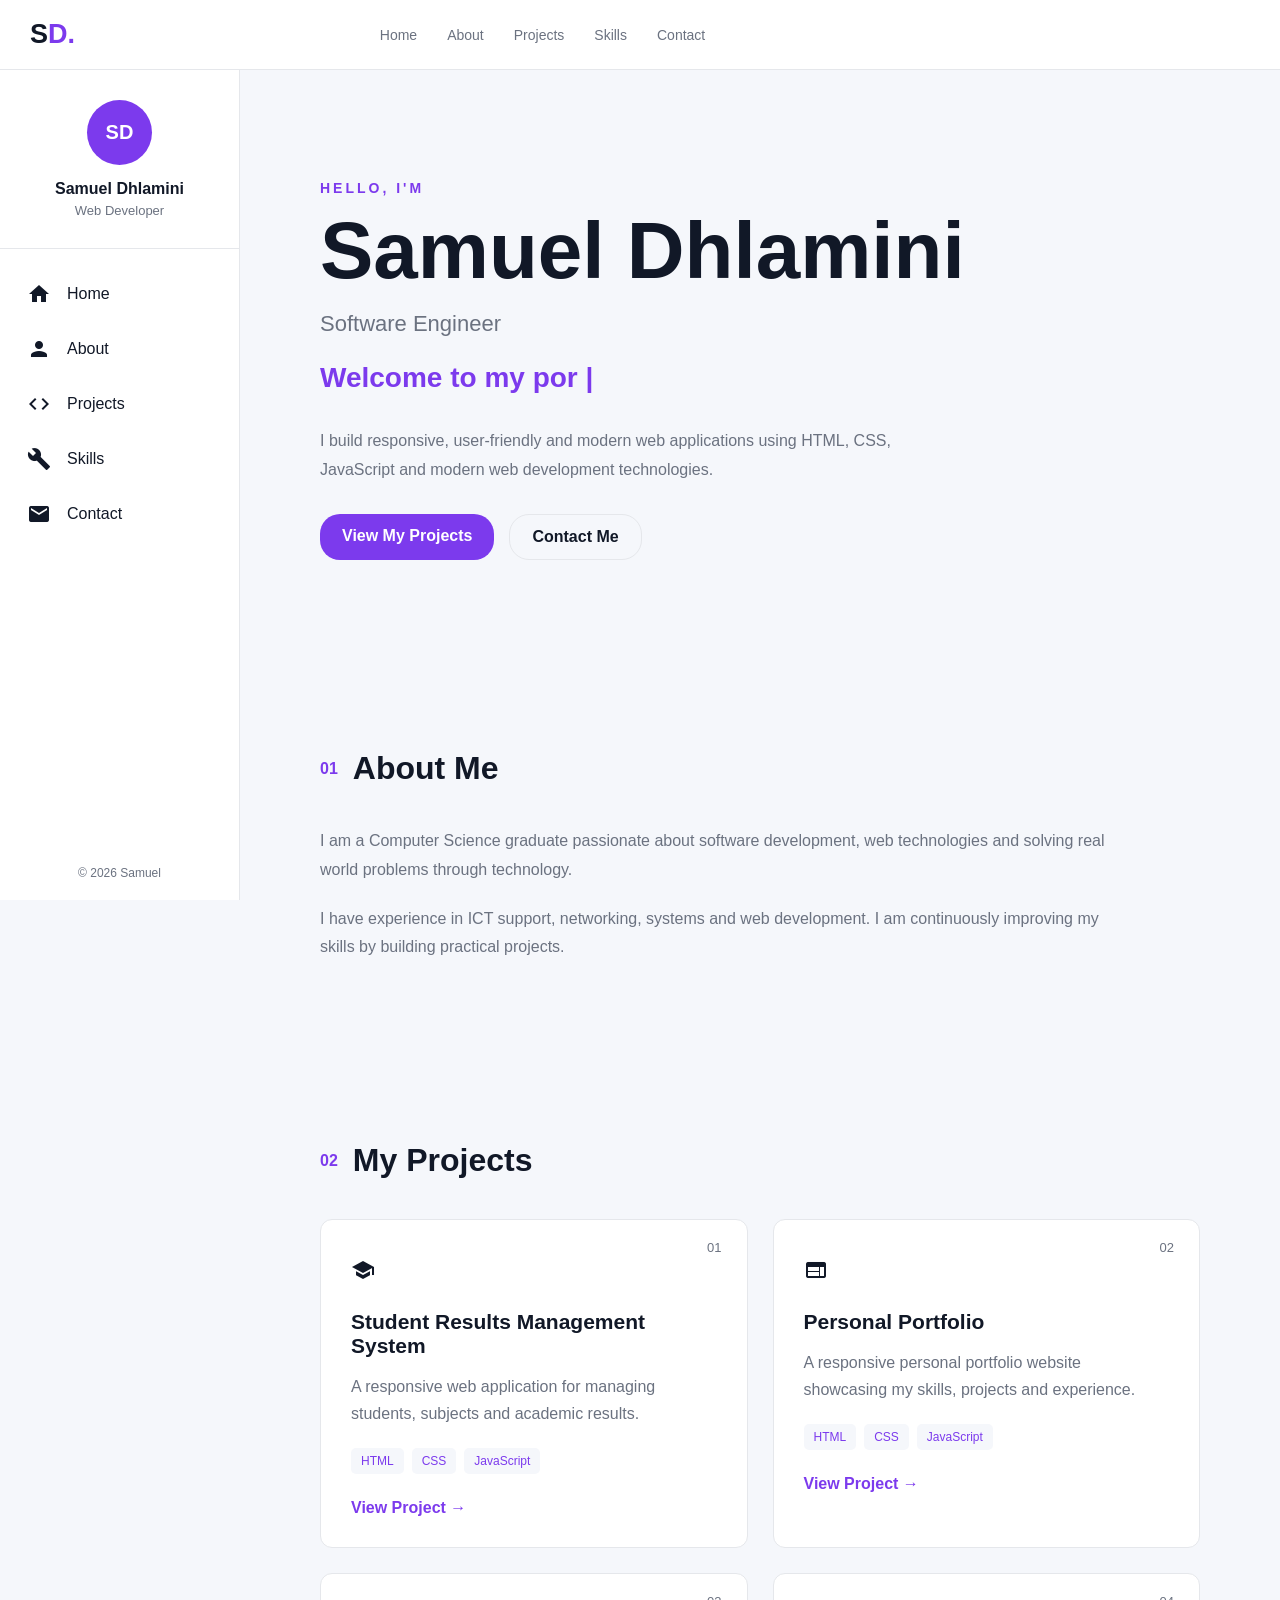
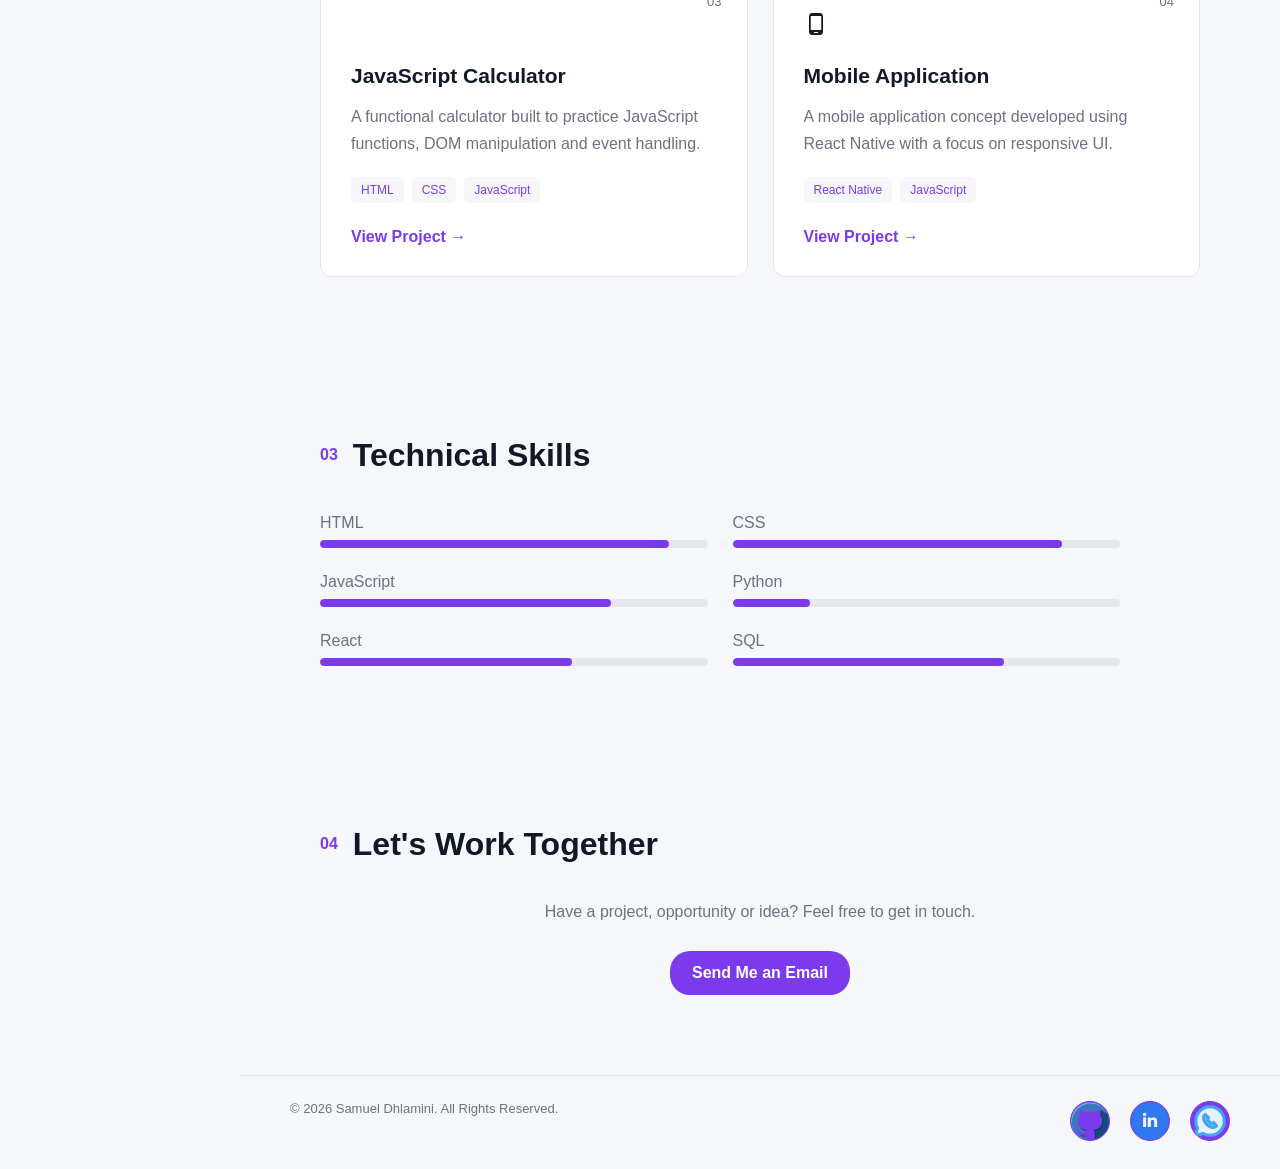
<file: index.html>
<!DOCTYPE html>
<html lang="en">
<head>
    <meta charset="UTF-8">
    <meta name="viewport" content="width=device-width, initial-scale=1.0">
    <title>Samuel Dhlamini | Portfolio</title>
    <link rel="stylesheet" href="style.css">
    <link href="https://fonts.googleapis.com/icon?family=Material+Icons" rel="stylesheet">
</head>

<body>
    <!-- ================= TOP NAVIGATION ================= -->
    <header class="top-nav">
        <div class="logo">
            <a href="#">S<span>D</span></span><span>.</span></a>
        </div>
        <!-- Mobile menu button -->
        <button class="menu-btn" id="menuBtn">
            <span class="material-icons">menu</span>
        </button>
        <nav class="top-links">
            <a href="#home">Home</a>
            <a href="#about">About</a>
            <a href="#projects">Projects</a>
            <a href="#skills">Skills</a>
            <a href="#contact">Contact</a>
        </nav>

        <!-- Theme toggle -->
        <button class="theme-toggle" id="themeToggle">
            <span class="material-icons">light_mode</span>
        </button>

    </header>


    <!-- ================= SIDEBAR ================= -->

    <aside class="sidebar" id="sidebar">

        <div class="sidebar-profile">

            <div class="profile-circle">
                SD
            </div>

            <h3>Samuel Dhlamini</h3>

            <p>Web Developer</p>

        </div>


        <nav class="sidebar-menu">

            <a href="#home">
                <span class="material-icons">home</span>
                <span>Home</span>
            </a>

            <a href="#about">
                <span class="material-icons">person</span>
                <span>About</span>
            </a>

            <a href="#projects">
                <span class="material-icons">code</span>
                <span>Projects</span>
            </a>

            <a href="#skills">
                <span class="material-icons">build</span>
                <span>Skills</span>
            </a>

            <a href="#contact">
                <span class="material-icons">email</span>
                <span>Contact</span>
            </a>

        </nav>


        <div class="sidebar-bottom">

            <p>© 2026 Samuel</p>

        </div>

    </aside>


    <!-- ================= MAIN ================= -->

    <main class="main-content">


        <!-- HERO -->

        <section class="hero" id="home">

            <div class="hero-content">

                <p class="small-text">
                    HELLO, I'M
                </p>

                <h1>
                    Samuel Dhlamini
                </h1>

                <h2>
                    Software Engineer
                </h2>


                <!-- Animated text -->

                <div class="typing-container">

                    <span id="typingText"></span>
                    <span class="cursor">|</span>

                </div>


                <p class="hero-description">

                    I build responsive, user-friendly and modern
                    web applications using HTML, CSS, JavaScript
                    and modern web development technologies.

                </p>


                <div class="hero-buttons">

                    <a href="#projects" class="btn primary-btn">
                        View My Projects
                    </a>

                    <a href="#contact" class="btn secondary-btn">
                        Contact Me
                    </a>

                </div>

            </div>

        </section>



        <!-- ABOUT -->

        <section class="section" id="about">

            <div class="section-title">

                <span>01</span>

                <h2>About Me</h2>

            </div>

            <div class="about-content">

                <p>
                    I am a Computer Science graduate passionate about
                    software development, web technologies and solving
                    real world problems through technology.
                </p>

                <p>
                    I have experience in ICT support, networking,
                    systems and web development. I am continuously
                    improving my skills by building practical projects.
                </p>

            </div>

        </section>



        <!-- PROJECTS -->

        <section class="section" id="projects">

            <div class="section-title">

                <span>02</span>

                <h2>My Projects</h2>

            </div>


            <div class="projects-grid">


                <!-- PROJECT 1 -->

                <article class="project-card">

                    <div class="project-number">
                        01
                    </div>

                    <div class="project-icon">
                        <span class="material-icons">school</span>
                    </div>

                    <h3>
                        Student Results Management System
                    </h3>

                    <p>
                        A responsive web application for managing
                        students, subjects and academic results.
                    </p>

                    <div class="technologies">

                        <span>HTML</span>
                        <span>CSS</span>
                        <span>JavaScript</span>

                    </div>

                    <a href="https://romsd.github.io/Sam-High/" class="project-link">
                        View Project →
                    </a>

                </article>



                <!-- PROJECT 2 -->

                <article class="project-card">

                    <div class="project-number">
                        02
                    </div>

                    <div class="project-icon">
                        <span class="material-icons">web</span>
                    </div>

                    <h3>
                        Personal Portfolio
                    </h3>

                    <p>
                        A responsive personal portfolio website
                        showcasing my skills, projects and experience.
                    </p>

                    <div class="technologies">

                        <span>HTML</span>
                        <span>CSS</span>
                        <span>JavaScript</span>

                    </div>

                    <a href="#" class="project-link">
                        View Project →
                    </a>

                </article>



                <!-- PROJECT 3 -->

                <article class="project-card">

                    <div class="project-number">
                        03
                    </div>

                    <div class="project-icon">
                        <span class="material-icons">calculate</span>
                    </div>

                    <h3>
                        JavaScript Calculator
                    </h3>

                    <p>
                        A functional calculator built to practice
                        JavaScript functions, DOM manipulation and
                        event handling.
                    </p>

                    <div class="technologies">

                        <span>HTML</span>
                        <span>CSS</span>
                        <span>JavaScript</span>

                    </div>

                    <a href="#" class="project-link">
                        View Project →
                    </a>

                </article>



                <!-- PROJECT 4 -->

                <article class="project-card">

                    <div class="project-number">
                        04
                    </div>

                    <div class="project-icon">
                        <span class="material-icons">phone_android</span>
                    </div>

                    <h3>
                        Mobile Application
                    </h3>

                    <p>
                        A mobile application concept developed using
                        React Native with a focus on responsive UI.
                    </p>

                    <div class="technologies">

                        <span>React Native</span>
                        <span>JavaScript</span>

                    </div>

                    <a href="#" class="project-link">
                        View Project →
                    </a>

                </article>


            </div>

        </section>



        <!-- SKILLS -->

        <section class="section" id="skills">

            <div class="section-title">

                <span>03</span>

                <h2>Technical Skills</h2>

            </div>


            <div class="skills-container">

                <div class="skill">
                    <span>HTML</span>
                    <div class="skill-bar">
                        <div class="skill-progress html"></div>
                    </div>
                </div>

                <div class="skill">
                    <span>CSS</span>
                    <div class="skill-bar">
                        <div class="skill-progress css"></div>
                    </div>
                </div>

                <div class="skill">
                    <span>JavaScript</span>
                    <div class="skill-bar">
                        <div class="skill-progress javascript"></div>
                    </div>
                </div>

                <div class="skill">
                    <span>Python</span>
                    <div class="skill-bar">
                        <div class="skill-progress python"></div>
                    </div>
                </div>

                <div class="skill">
                    <span>React</span>
                    <div class="skill-bar">
                        <div class="skill-progress react"></div>
                    </div>
                </div>

                <div class="skill">
                    <span>SQL</span>
                    <div class="skill-bar">
                        <div class="skill-progress sql"></div>
                    </div>
                </div>

            </div>

        </section>



        <!-- CONTACT -->

        <section class="section contact-section" id="contact">

            <div class="section-title">

                <span>04</span>

                <h2>Let's Work Together</h2>

            </div>

            <p>
                Have a project, opportunity or idea?
                Feel free to get in touch.
            </p>

            <a href="mailto:samueldhlamini2000@gmail.com"
               class="btn primary-btn">
                Send Me an Email
            </a>

        </section>


    </main>



    <!-- ================= FOOTER ================= -->

    <footer class="footer">

        <p>
            © 2026 Samuel Dhlamini. All Rights Reserved.
        </p>

        <div class="social-links">
            <a href="https://www.github.com/ROMSD/Samuel-Dhlamini">
                <img src="github.png" alt="Github">
            </a>
            <a href="https://www.linkedin.com/in/samdhlam10">
                <img src="linkedin.png" alt="LinkedIn">
            </a>
            <a href="https://wa.me/263773337892" target="_blank">
                <img src="chat.png" alt="WhatsApp">
            </a>
        

        </div>

    </footer>


    <script src="script.js"></script>

</body>
</html>
</file>
<file: style.css>
* {
    margin: 0;
    padding: 0;
    box-sizing: border-box;
}

html {
    scroll-behavior: smooth;
}

:root {

    --background: #f5f7fb;
    --surface: #ffffff;
    --text: #111827;
    --secondary-text: #6b7280;

    --primary: #7c3aed;
    --primary-dark: #5b21b6;

    --border: #e5e7eb;

    --sidebar-width: 240px;
    --nav-height: 70px;

}
body {
    font-family:
        Arial,
        Helvetica,
        sans-serif;

    background: var(--background);

    color: var(--text);

    transition:
        background 0.3s,
        color 0.3s;
    gap: 1em;
    min-height: 100vh;
}
img{
    width: 40px; 
    height: 40px;
    border: 1px solid  var(--primary);
    background-color: var(--primary);
    color: white;
    border-radius: 50%;
    transition: all 0.3s ease;
}
/* ================================
   DARK MODE
================================ */

body.dark {

    --background: #0f172a;
    --surface: #1e293b;
    --text: #f8fafc;
    --secondary-text: White;
    --border: #334155;

}

/* ================================
   TOP NAVIGATION
================================ */

.top-nav {

    height: var(--nav-height);
    position: fixed;
    top: 0;
    left: 0;
    right: 0;
    z-index: 1000;
    display: flex;
    align-items: center;
    justify-content: space-between;
    padding: 0 30px;
    background: var(--surface);
    border-bottom: 1px solid var(--border);

}


/* LOGO */

.logo a {
    text-decoration: none;
    color: var(--text);
    font-size: 27px;
    font-weight: 800;

}
.logo span {
    color: var(--primary);

}


/* TOP LINKS */

.top-links {
    display: flex;
    gap: 30px;

}

.top-links a {
    text-decoration: none;
    color: var(--secondary-text);
    font-size: 14px;
    transition: 0.3s;

}

.top-links a:hover {
    box-shadow: 0 0 20px #7c3aed, 0 0 40px  #7c3aed;
    transform: translateY(-2px);

}


/* THEME BUTTON */

.theme-toggle {
    border: none;
    background: transparent;
    font-size: 22px;
    cursor: pointer;
    color: var(--text);

}


/* MOBILE MENU BUTTON */

.menu-btn {
    display: none;
    border: none;
    background: transparent;
    color: var(--text);
    font-size: 27px;
    cursor: pointer;

}


/* ================================
   SIDEBAR
================================ */

.sidebar {
    position: fixed;
    left: 0;
    top: var(--nav-height);
    width: var(--sidebar-width);
    height: calc(100vh - var(--nav-height));
    background: var(--surface);
    border-right: 1px solid var(--border);
    z-index: 900;
    display: flex;
    flex-direction: column;
    transition: 0.3s ease;
   

}


/* PROFILE */

.sidebar-profile {
    text-align: center;
    padding: 30px 10px;
    border-bottom: 1px solid var(--border);

}


.profile-circle {
    width: 65px;
    height: 65px;
    margin: auto;
    display: flex;
    align-items: center;
    justify-content: center;
    border-radius: 50%;
    background: var(--primary);
    color: white;
    font-weight: bold;
    font-size: 20px;

}


.sidebar-profile h3 {
    margin-top: 15px;
    font-size: 16px;

}


.sidebar-profile p {
    margin-top: 5px;
    color: var(--secondary-text);
    font-size: 13px;

}


/* SIDEBAR LINKS */

.sidebar-menu {
    padding: 20px 12px;

}


.sidebar-menu a {
    display: flex;
    gap: 1rem;
    align-items: center;
    padding: 13px 15px;
    margin-bottom: 5px;
    text-decoration: none;
    color: var(--secondary-text);
    border-radius: 8px;
    transition: all 0.3s ease;
    color: var(--text);

    
}
.sidebar-menu a:hover {
    background: var(--primary);
    color: white;

}


.sidebar-bottom {
    margin-top: auto;
    padding: 20px;
    color: var(--secondary-text);
    font-size: 12px;
    text-align: center;

}


/* ================================
   MAIN
================================ */

.main-content {
    margin-left: var(--sidebar-width);
    padding-top: var(--nav-height);

}


/* ================================
   HERO
================================ */

.hero {
    min-height: 600px;
    display: flex;
    align-items: center;
    padding: 80px;

}
.hero-content {
    max-width: 750px;

}
.small-text {
    color: var(--primary);
    font-size: 14px;
    font-weight: bold;
    letter-spacing: 3px;
    margin-bottom: 15px;

}
.hero h1 {
    font-size: clamp(45px, 7vw, 80px);
    line-height: 1;
    margin-bottom: 20px;

}
.hero h2 {
    color: var(--secondary-text);
    font-size: 22px;
    font-weight: 400;
    margin-bottom: 25px;

}
/* TYPING TEXT */

.typing-container {
    min-height: 45px;
    font-size: 28px;
    font-weight: bold;
    color: var(--primary);
    margin-bottom: 20px;

}
.cursor {
    animation: blink 0.7s infinite;

}

@keyframes blink {

    0%, 50% {
        opacity: 1;
    }

    51%, 100% {
        opacity: 0;
    }

}
.hero-description {
    max-width: 600px;
    color: var(--secondary-text);
    line-height: 1.8;

}

/* BUTTONS */

.hero-buttons {
    margin-top: 30px;
    display: flex;
    gap: 15px;

}
.btn {
    display: inline-block;
    padding: 13px 22px;
    border-radius: 20px;
    text-decoration: none;
    font-weight: bold;
    transition: 0.3s;

}


.primary-btn {
    background: var(--primary);
    color: white;

}
.primary-btn:hover {
    box-shadow: 0 0 20px #fa850f, 0 0 40px #f7f3f3;
    transform: translateY(-2px);
}
.secondary-btn {
    border: 1px solid var(--border);
    color: var(--text);

}


.secondary-btn:hover {
    border-color: var(--primary);
    color: var(--primary);

}

/* ================================
   SECTIONS
================================ */

.section {
    padding: 80px;

}
.section-title {
    display: flex;
    align-items: center;
    gap: 15px;
    margin-bottom: 40px;

}
.section-title span {
    color: var(--primary);
    font-weight: bold;

}
.section-title h2 {
    font-size: 32px;

}

/* ABOUT */
.about-content {
    max-width: 800px;

}
.about-content p {
    color: var(--secondary-text);
    line-height: 1.8;
    margin-bottom: 20px;

}


/* ================================
   PROJECTS
================================ */

.projects-grid {
    display: grid;
    grid-template-columns:
        repeat(2, minmax(0, 1fr));

    gap: 25px;

}
.project-card {
    position: relative;
    background: var(--surface);
    border: 1px solid var(--border);
    border-radius: 12px;
    padding: 30px;
    transition: 0.3s;
    overflow: hidden;

}
.project-card:hover {
    transform: translateY(-7px);
    border-color: var(--primary);
    box-shadow:
        0 15px 35px rgba(0, 0, 0, 0.08);

}


.project-number {
    position: absolute;
    top: 20px;
    right: 25px;
    color: var(--secondary-text);
    font-size: 13px;

}
.project-icon {
    font-size: 35px;
    margin-bottom: 20px;

}
.project-card h3 {
    font-size: 21px;
    margin-bottom: 15px;

}


.project-card p {
    color: var(--secondary-text);
    line-height: 1.7;
    margin-bottom: 20px;

}


/* TECHNOLOGIES */

.technologies {
    display: flex;
    flex-wrap: wrap;
    gap: 8px;
    margin-bottom: 25px;

}
.technologies span {
    padding: 6px 10px;
    border-radius: 5px;
    background: var(--background);
    color: var(--primary);
    font-size: 12px;

}
.project-link {
    color: var(--primary);
    text-decoration: none;
    font-weight: bold;

}
/* ================================
   SKILLS
================================ */

.skills-container {
    max-width: 800px;
    display: grid;
    grid-template-columns: 1fr 1fr;
    gap: 25px;

}
.skill {
    color: var(--secondary-text);

}
.skill > span {
    display: block;
    margin-bottom: 8px;

}
.skill-bar {
    width: 100%;
    height: 8px;
    background: var(--border);
    border-radius: 10px;
    overflow: hidden;

}

.skill-progress {
    height: 100%;
    background: var(--primary);
    border-radius: 10px;

}

.html {
    width: 90%;
}

.css {
    width: 85%;
}

.javascript {
    width: 75%;
}

.python {
    width: 20%;
}

.react {
    width: 65%;
}

.sql {
    width: 70%;
}


/* ================================
   CONTACT
================================ */

.contact-section {
    text-align: center;

}
.contact-section p {
    color: var(--secondary-text);
    margin-bottom: 30px;

}


/* ================================
   FOOTER
================================ */
.footer {
    margin-left: var(--sidebar-width);
    padding: 25px 50px;
    border-top: 1px solid var(--border);
    display: flex;
    justify-content: space-between;
    color: var(--secondary-text);
    font-size: 13px;

}
.social-links {
    display: flex;
    gap: 20px;

}
.social-links a {
    text-decoration: none;
    color: var(--secondary-text);

}
.social-links a:hover {
    color: var(--primary);

}

/* ================================
   MOBILE
================================ */

@media (max-width: 768px) {

    /* TOP NAV */

    .top-nav {

        padding: 0 20px;

    }

    .menu-btn {

        display: block;

        order: 2;

    }

    .top-links {

        display: none;

    }

    .theme-toggle {

        order: 3;

    }


    .logo {

        order: 1;

    }


    /* SIDEBAR */

    .sidebar {

        transform: translateX(-100%);

        width: 250px;

    }

    .sidebar.active {

        transform: translateX(0);

    }


    /* MAIN */

    .main-content {

        margin-left: 0;

    }

    .hero {

        min-height: 550px;

        padding: 50px 25px;

    }


    .hero h1 {

        font-size: 48px;

    }

    .hero h2 {

        font-size: 18px;

    }


    .typing-container {

        font-size: 22px;

    }

    /* SECTIONS */

    .section {

        padding: 60px 25px;

    }

    /* PROJECTS */

    .projects-grid {

        grid-template-columns: 1fr;

    }

    /* SKILLS */

    .skills-container {

        grid-template-columns: 1fr;

    }

    /* FOOTER */

    .footer {
        margin-left: 0;
        padding: 25px;
        flex-direction: column;
        gap: 15px;
        text-align: center;
    }

}
</file>
